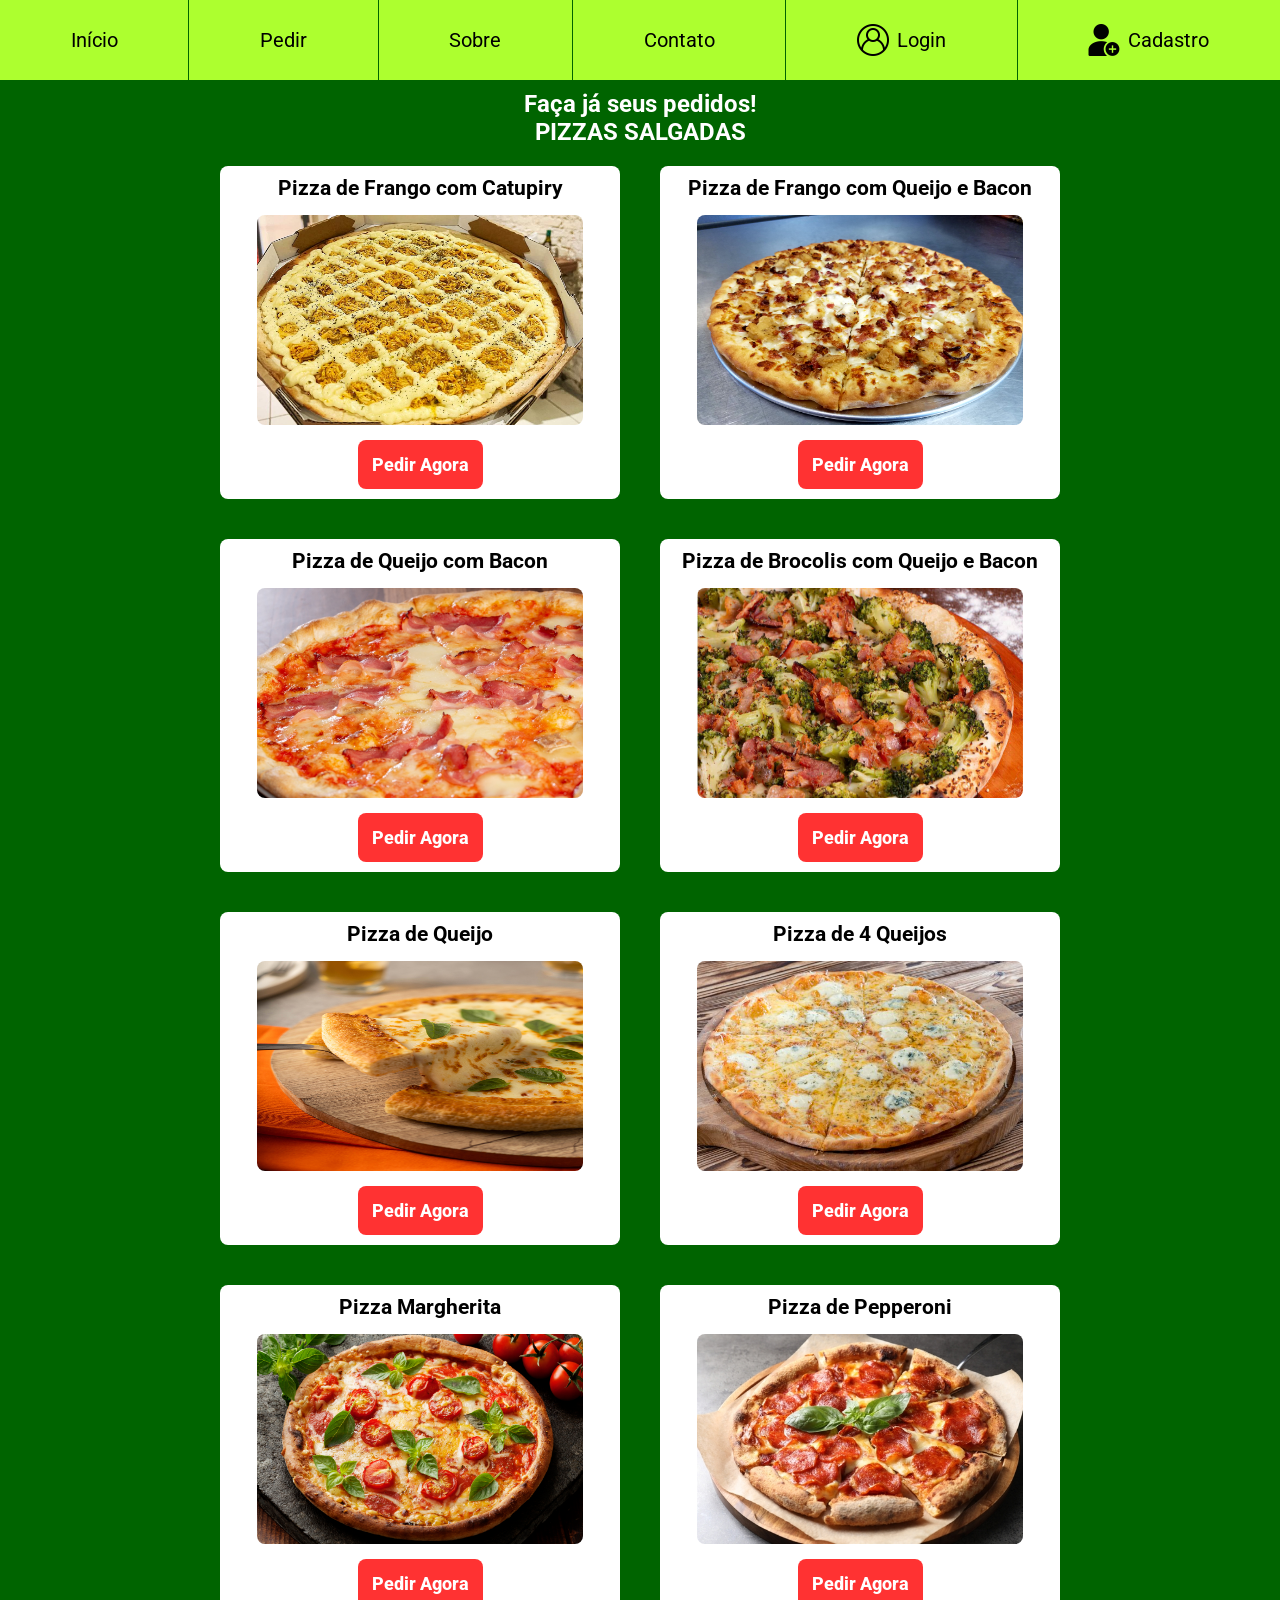
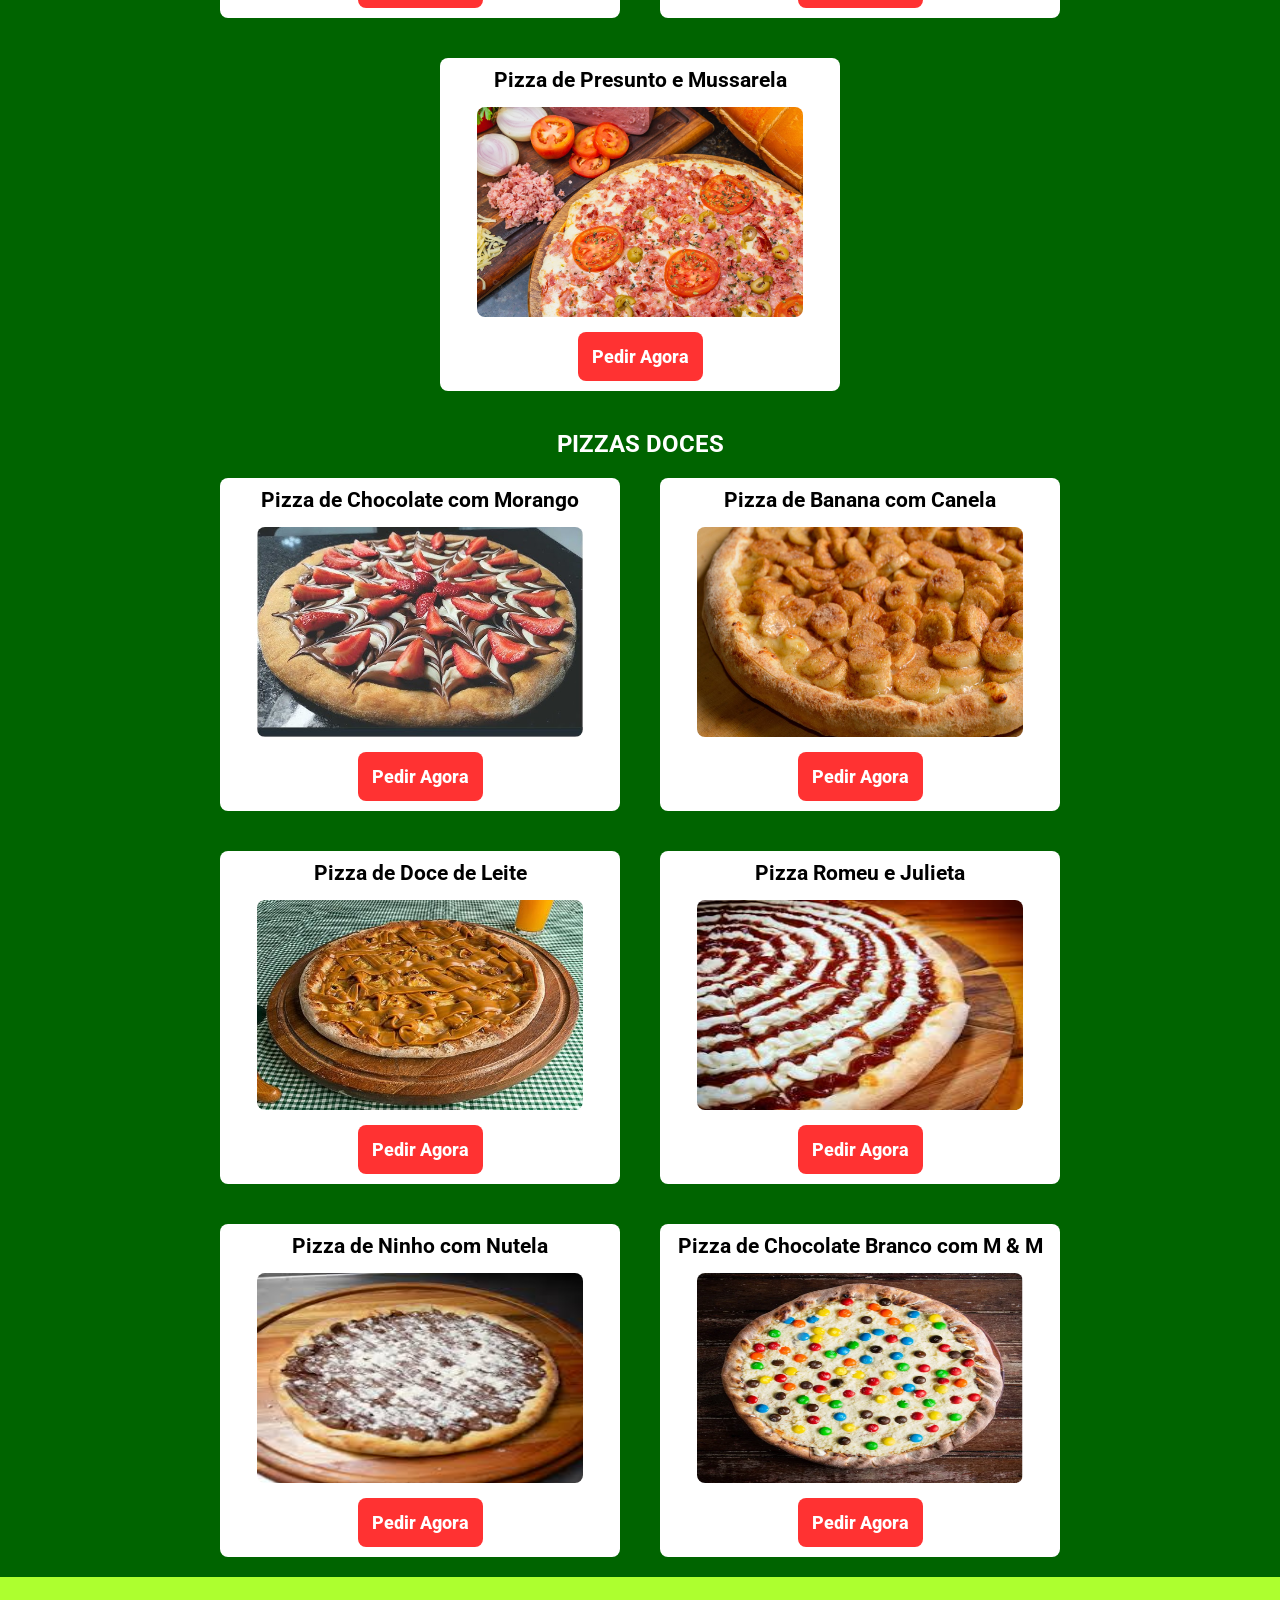
<file: pedir.html>
<!DOCTYPE html>
<html lang="pt-br">
<head>
    <meta charset="UTF-8">
    <meta name="viewport" content="width=device-width, initial-scale=1.0">
    <link rel="shortcut icon" href="img/flavicons.png" type="image/x-icon">
    <link rel="preconnect" href="https://fonts.googleapis.com">
    <link rel="preconnect" href="https://fonts.gstatic.com" crossorigin>
    <link href="https://fonts.googleapis.com/css2?family=Roboto:ital,wght@0,100..900;1,100..900&display=swap" rel="stylesheet">
    <link rel="stylesheet" href="style.css">
    <title>NINJA PIZZAS - Pedir</title>
</head>
<body>
        <nav class="nav">
            <a href="index.html">Início</a>
            <hr>
            <a href="pedir.html">Pedir</a>
            <hr>
            <a href="sobre.html">Sobre</a>
            <hr>
            <a href="#">Contato</a>
            <hr>
            <a href="#">
                <img src="img/user-interface.png" alt="login">Login
            </a>
            <hr>
            <a href="$">
                <img src="img/add.png" alt="cadastro">Cadastro
            </a>
        </nav>

    <main class="main-2">
        <h1>Faça já seus pedidos!</h1>
        <h2>PIZZAS SALGADAS</h2>
            <div class="container-salgadas">
                <div class="salgadas">
                    <p>Pizza de Frango com Catupiry</p>
                    <img  class="pizzas" src="img/pizza-1.jpg" alt="pizza-fc">
                    <a href="#">Pedir Agora</a>
                </div>
                <div class="salgadas">
                    <p>Pizza de Frango com Queijo e Bacon</p>
                    <img class="pizzas" src="img/pizza-2.jpg" alt="pizza-fqb">
                    <a href="#">Pedir Agora</a>
                </div>
                <div class="salgadas">
                    <p>Pizza de Queijo com Bacon</p>
                    <img class="pizzas" src="img/pizza-3.jpg" alt="pizza-qb">
                    <a href="#">Pedir Agora</a>
                </div>
                <div class="salgadas">
                    <p>Pizza de Brocolis com Queijo e Bacon</p>
                    <img class = "pizzas" src="img/pizza-4.jpg" alt="pizza-bqb">
                    <a href="#">Pedir Agora</a>
                </div>
                <div class="salgadas">
                    <p>Pizza de Queijo</p>
                    <img class = "pizzas" src="img/pizza-5.jpg" alt="pizza-q">
                    <a href="#">Pedir Agora</a>
                </div>
                <div class="salgadas">
                    <p>Pizza de 4 Queijos</p>
                    <img class = "pizzas" src="img/pizza-6.jpg" alt="pizza-3q">
                    <a href="#">Pedir Agora</a>
                </div>
                <div class="salgadas">
                    <p>Pizza Margherita</p>
                    <img class = "pizzas" src="img/pizza-7.jpg" alt="pizza-m">
                    <a href="#">Pedir Agora</a>
                </div>
                <div class="salgadas">
                    <p>Pizza de Pepperoni</p>
                    <img class = "pizzas" src="img/pizza-8.jpeg" alt="pizza-p">
                    <a href="#">Pedir Agora</a>
                </div>
                <div class="salgadas">
                    <p>Pizza de Presunto e Mussarela</p>
                    <img class = "pizzas" src="img/pizza-9.jpg" alt="pizza-pm">
                    <a href="#">Pedir Agora</a>
                </div> 
            </div><br>
        <h2>PIZZAS DOCES</h2>
            <div class="container-doces">
                <div class="doces">
                    <p>Pizza de Chocolate com Morango</p>
                    <img class = "pizzas" src="img/pizza-d-1.jpg" alt="pizza-cm">
                    <a href="#">Pedir Agora</a>
                </div>
                <div class="doces">
                    <p>Pizza de Banana com Canela</p>
                    <img class = "pizzas" src="img/pizza-d-2.jpg" alt="pizza-bc">
                    <a href="#">Pedir Agora</a>
                </div>
                <div class="doces">
                    <p>Pizza de Doce de Leite</p>
                    <img class = "pizzas" src="img/pizza-d-3.jpg" alt="pizza-dl">
                    <a href="#">Pedir Agora</a>
                </div>
                <div class="doces">
                    <p>Pizza Romeu e Julieta</p>
                    <img class = "pizzas" src="img/pizza-d-4.jpg" alt="pizza-rj">
                    <a href="#">Pedir Agora</a>
                </div>
                <div class="doces">
                    <p>Pizza de Ninho com Nutela</p>
                    <img class = "pizzas" src="img/pizza-d-5.jpg" alt="pizza-nn">
                    <a href="#">Pedir Agora</a>
                </div>
                <div class="doces">
                    <p>Pizza de Chocolate Branco com M & M</p>
                    <img class = "pizzas" src="img/pizza-d-6.webp" alt="pizza-cmm">
                    <a href="#">Pedir Agora</a>
                </div> 
            </div>

    <footer class="footer">
        <p>&copy; - Todos os direitos Reservados.</p>
    </footer>
    </main>
</file>
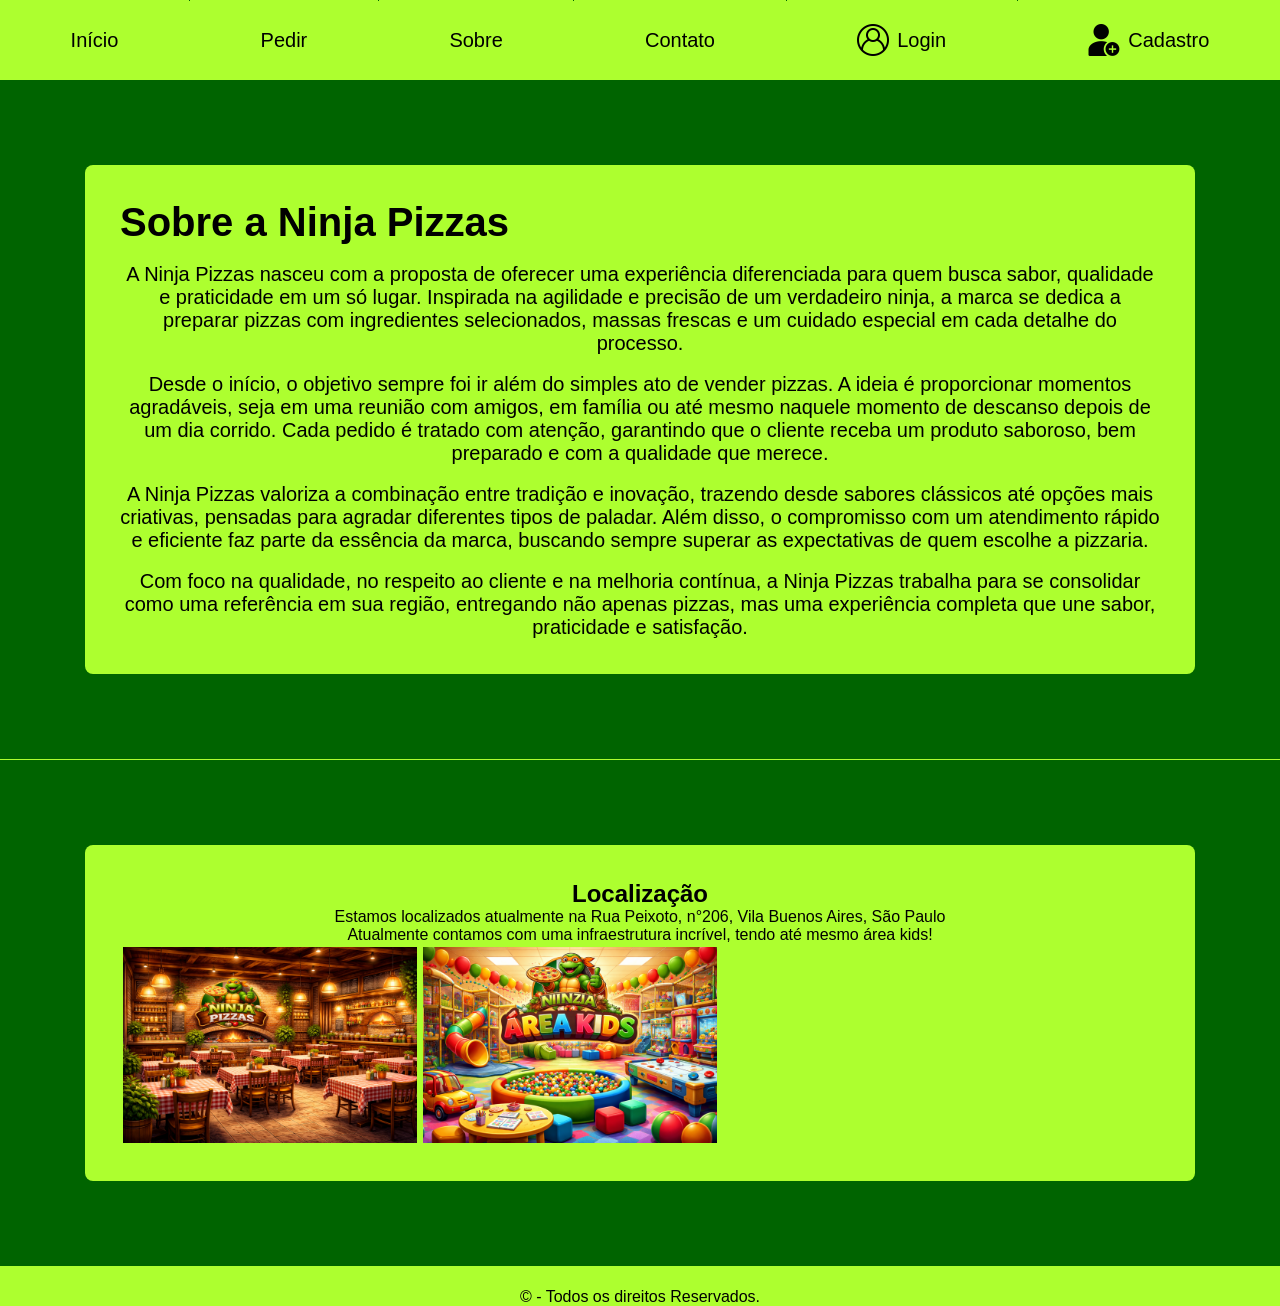
<file: sobre.html>
<!DOCTYPE html>
<html lang="pt-br">
<head>
    <meta charset="UTF-8">
    <meta name="viewport" content="width=device-width, initial-scale=1.0">
    <link rel="shortcut icon" href="img/flavicons.png" type="image/x-icon">
    <link rel="preconnect" href="https://fonts.googleapis.com">
    <link rel="preconnect" href="https://fonts.gstatic.com" crossorigin>
    <link rel="stylesheet" href="sobre.css">
    <title>NINJA PIZZAS - Sobre</title>
</head>
<body>
            <nav class="nav">
            <a href="index.html">Início</a>
            <hr>
            <a href="pedir.html">Pedir</a>
            <hr>
            <a href="sobre.html">Sobre</a>
            <hr>
            <a href="#">Contato</a>
            <hr>
            <a href="#">
                <img src="img/user-interface.png" alt="login">Login
            </a>
            <hr>
            <a href="$">
                <img src="img/add.png" alt="cadastro">Cadastro
            </a>
        </nav>

        <main class="main">
            <section class="sec-1">
                <h1>Sobre a Ninja Pizzas</h1><br>
                <p>A Ninja Pizzas nasceu com a proposta de oferecer uma experiência diferenciada para quem busca sabor, qualidade e praticidade em um só lugar. Inspirada na agilidade e precisão de um verdadeiro ninja, a marca se dedica a preparar pizzas com ingredientes selecionados, massas frescas e um cuidado especial em cada detalhe do processo.</p><br>
                <p>Desde o início, o objetivo sempre foi ir além do simples ato de vender pizzas. A ideia é proporcionar momentos agradáveis, seja em uma reunião com amigos, em família ou até mesmo naquele momento de descanso depois de um dia corrido. Cada pedido é tratado com atenção, garantindo que o cliente receba um produto saboroso, bem preparado e com a qualidade que merece.</p><br>
                <p>A Ninja Pizzas valoriza a combinação entre tradição e inovação, trazendo desde sabores clássicos até opções mais criativas, pensadas para agradar diferentes tipos de paladar. Além disso, o compromisso com um atendimento rápido e eficiente faz parte da essência da marca, buscando sempre superar as expectativas de quem escolhe a pizzaria.</p><br>
                <p>Com foco na qualidade, no respeito ao cliente e na melhoria contínua, a Ninja Pizzas trabalha para se consolidar como uma referência em sua região, entregando não apenas pizzas, mas uma experiência completa que une sabor, praticidade e satisfação.</p>
            </section>
        </main>
        <hr>
        <section class="local">
            <div class="texto">
                <h1>Localização</h1>
                <p>Estamos localizados atualmente na Rua Peixoto, n°206, Vila Buenos Aires, São Paulo</p>
                <p>Atualmente contamos com uma infraestrutura incrível, tendo até mesmo área kids!</p>
            </div>

            <div class="imagens">
                <img src="img/adultos.png" alt="pizzaria-img">
                <img src="img/kids.png" alt="pizzaria-img2">
            </div>
        </section>
    </main>

    <footer class="footer">
        <p>&copy; - Todos os direitos Reservados.</p>
    </footer>
</body>
</file>
<file: style.css>
* {
    margin: 0;
    padding: 0;
    box-sizing: border-box;
}

body {
    font-family: "Roboto", sans-serif, Helvetica;
    background-color: darkgreen;
}

.nav {  
    background-color: greenyellow;
    height: 80px;
    width: 100%;
    display: flex;
    justify-content: space-evenly;
    position: sticky;
    top: 0;
    z-index: 9;

}

.nav hr {
    border: none;
    background-color: darkgreen;
    width: 1px;
}

.nav img {
    width: 40px;
    padding-right: 8px
}
.nav  a{
    display: flex;
    text-decoration: none;
    align-items: center;
    font-size: 20px;
    transition: 0.9;
    color: #000;
}

.nav a:hover {
    color: red;
    font-weight: 550;
}

.main {
    display: flex;
    flex-direction: column; 
    align-items: center;
    text-align: center;
    padding: 20px;
    background-color: darkgreen;
    color: white;
    width: 100%;
    height: 100%;
}

.banner {
    width: 100%;
    max-width: 800px;
    height: auto;
    margin: 15px;
    border-radius: 8px;
    opacity: 0.8;
    transition: 0.9s;
}

.banner:hover{
    opacity: 1;
}

h1 {
    font-size: 24px;
    margin-top: 10px;
}

.conteudo-2 {
    display: flex;
    width: 100%;
    justify-content: center;
}
.promos {
    display: flex;
}

.promos img {
    width: 280px;
    padding: 1%;
    border-radius: 16px;
    opacity: 0.7;
    transform: scale(1);
    transition: 0.9s;
    cursor: pointer;
}

.promos img:hover{
    opacity: 1;
    transform: scale(1.03);
}

.conteudo-3 {
    display: flex;
    justify-content: center;
    margin: 30px 0;
}

.conteudo-3 img{
    width: 840px;
    border-radius: 10px;
    opacity: 0.7;
    transition: 0.9s;
    cursor: pointer;
}

.conteudo-3 img:hover{
    opacity: 1;
    transform: scale(1.02);
}

.footer {
    background-color: greenyellow;
    width: 100%;
    height: 40px;
    display: flex;
    justify-content: center;
    align-items: flex-end;
    text-align: center;
    bottom: 0;
}

.main-2 {
    text-align: center;
}

.main-2 a{
    text-decoration: none;
    background-color: red;
    font-size: 18px;
    font-weight: 800;
    color: white;
    padding: 14px;
    border: none;
    border-radius: 8px;
    opacity: 0.8;
    transition: 0.5s;
}

.main-2 a:hover{
    transform: scale(1.1);
    opacity: 1;
}

.main-2 h1, h2 {
    color: #ffffff
}
.container-salgadas {
    display: flex;
    flex-wrap: wrap;
    justify-content: center;
    align-items: center;
    text-align: center;
}

.container-salgadas p {
    font-size: 21px;
    font-weight: 700;

}

.container-doces {
    display: flex;
    flex-wrap: wrap;
    justify-content: center;
}

.container-doces p {
    font-size: 21px;
    font-weight: 700;
}
.salgadas {
    background-color: white;
    margin: 20px;
    display: flex;
    flex-direction: column;
    align-items: center;
    gap: 15px;
    border-radius: 8px;
    width: 400px;
    padding: 10px;

}

.doces {
    background-color: white;
    margin: 20px;
    display: flex;
    flex-direction: column;
    align-items: center;
    gap: 15px;
    border-radius: 8px;
    width: 400px;
    padding: 10px;
}

.pizzas {
    height: 210px;
    width: 200px;
    justify-content: center;
    width: 86%;
    border-radius: 8px;
}
</file>
<file: sobre.css>
* { 
    margin: 0; 
    padding: 0; 
    box-sizing: border-box; 
} 

body { 
    font-family: "Roboto", sans-serif, Helvetica; 
    background-color: darkgreen;
 } 

.nav { 
    background-color: greenyellow; 
    height: 80px; 
    width: 100%; 
    display: flex; 
    justify-content: space-evenly; 
    position: sticky; 
    top: 0; 
    z-index: 9; 
}

    .nav hr { 
        border: none; 
        background-color: darkgreen; 
        width: 1px; 
    }

    .nav img {
        width: 40px; 
        padding-right: 8px 
    } 
    .nav a{ 
        display: flex; 
        text-decoration: none; 
        align-items: center; 
        font-size: 20px; 
        transition: 0.9; 
        color: #000;
     } 
     
     .nav a:hover { 
        color: red; 
        font-weight: 550; 
    } 
    .main { 
        background-color: greenyellow; 
        margin: 85px; 
        padding: 35px;
        border-radius: 8px; 
    } 
    .main p { 
        font-size: 20px;
     } 
     
     .main h1 { 
        font-size: 40px 
    } 
    .sec-1 { 
        width: 100%; 
    } 

    .local {
        background-color: greenyellow;
        margin: 85px;
        padding: 35px;
        border-radius: 8px;
        display: flex;
        flex-direction: column;
    }

    .local h1, p {
        text-align: center;
    }


    .imagens {
        width: 100%;
        display: flex;
        flex-direction: row;
    }

    .imagens img {
        width: 300px;
        display: flex;
        align-items: center;
        justify-content: center;
        padding: 3px;
    }
     
    hr {
        border: none;
        background-color: greenyellow;
        height: 1px;
    }
    .footer { 
    background-color: greenyellow; 
    width: 100%; 
    height: 40px; 
    display: flex; 
    justify-content: center; 
    align-items: flex-end; 
    text-align: center; 
    bottom: 0; }
</file>
